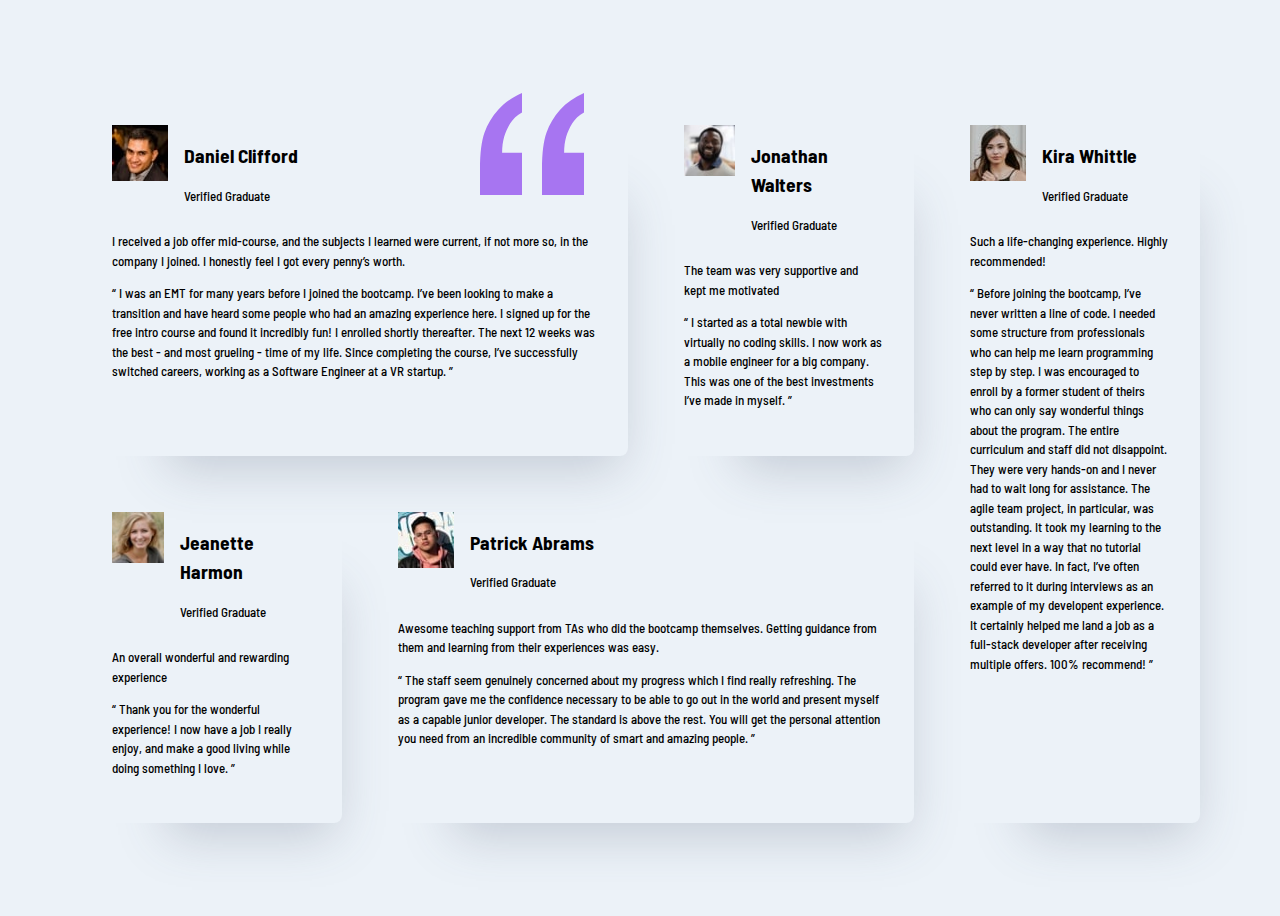
<file: src/main/resources/index.html>
<!DOCTYPE html>
<html lang="en">

<head>
  <meta charset="UTF-8">
  <meta http-equiv="X-UA-Compatible" content="IE=edge">
  <meta name="viewport" content="width=device-width, initial-scale=1.0">
  <!-- Google font -->
  <link rel="preconnect" href="https://fonts.googleapis.com">
  <link rel="preconnect" href="https://fonts.gstatic.com" crossorigin>
  <link href="https://fonts.googleapis.com/css2?family=Barlow+Semi+Condensed:wght@500;600&display=swap"
    rel="stylesheet">
  <!-- my css -->
  <link rel="stylesheet" href="style-kf.css">
  <title>FEM grid</title>
</head>

<body>
  <main class="testimonial-grid">
    <article class="testimonial grid-col-span-2 flow bg-primary-400 quote text-neutral-100">
      <div class="flex">
        <div>
          <img  src="./images/image-daniel.jpg" alt="daniel clifford">
        </div>
        <div>
          <h2 class="name">Daniel Clifford</h2>
          <p class="position">Verified Graduate</p>
        </div>
      </div>
      <p>
        I received a job offer mid-course, and the subjects I learned were current, if not more so,
        in the company I joined. I honestly feel I got every penny’s worth.
      </p>
      <p>
        “ I was an EMT for many years before I joined the bootcamp. I’ve been looking to make a
        transition and have heard some people who had an amazing experience here. I signed up
        for the free intro course and found it incredibly fun! I enrolled shortly thereafter.
        The next 12 weeks was the best - and most grueling - time of my life. Since completing
        the course, I’ve successfully switched careers, working as a Software Engineer at a VR startup. ”
      </p>
    </article>
    <article class="testimonial flow bg-secondary-400 text-neutral-100">
      <div class="flex">
        <div>
          <img src="./images/image-jonathan.jpg" alt="Jonathan Walters">
        </div>
        <div>
          <h2 class="name">Jonathan Walters</h2>
          <p class="position">Verified Graduate</p>
        </div>
      </div>
      <p>
        The team was very supportive and kept me motivated
      </p>
      <p>
        “ I started as a total newbie with virtually no coding skills. I now work as a mobile engineer
        for a big company. This was one of the best investments I’ve made in myself. ”
      </p>
    </article>
    <article class="testimonial flow bg-neutral-100 text-secondary-400">
      <div class="flex">
        <div>
          <img src="./images/image-jeanette.jpg" alt="Jeanette Harmon">
        </div>
        <div>
          <h2 class="name">Jeanette Harmon</h2>
          <p class="position">Verified Graduate</p>
        </div>
      </div>
      <p>
        An overall wonderful and rewarding experience</p>
      <p>
        “ Thank you for the wonderful experience! I now have a job I really enjoy, and make a good living
        while doing something I love. ”
      </p>
    </article>
    <article class="testimonial grid-col-span-2 flow bg-secondary-500 text-neutral-100">
      <div class="flex">
        <div>
          <img class="border-primary-400" src="./images/image-patrick.jpg" alt="Patrick Abrams">
        </div>
        <div>
          <h2 class="name">Patrick Abrams</h2>
          <p class="position">Verified Graduate</p>
        </div>
      </div>
      <p>
        Awesome teaching support from TAs who did the bootcamp themselves. Getting guidance from them and
        learning from their experiences was easy.
      </p>
      <p>
        “ The staff seem genuinely concerned about my progress which I find really refreshing. The program
        gave me the confidence necessary to be able to go out in the world and present myself as a capable
        junior developer. The standard is above the rest. You will get the personal attention you need from
        an incredible community of smart and amazing people. ”
      </p>
    </article>
    <article class="testimonial flow bg-neutral-100 text-secondary-400">
      <div class="flex">
        <div>
          <img src="./images/image-kira.jpg" alt="Kira Whittle">
        </div>
        <div>
          <h2 class="name">Kira Whittle</h2>
          <p class="position">Verified Graduate</p>
        </div>
      </div>
      <p>
        Such a life-changing experience. Highly recommended!
      </p>
      <p>
        “ Before joining the bootcamp, I’ve never written a line of code. I needed some structure from
        professionals who can help me learn programming step by step. I was encouraged to enroll by a former
        student of theirs who can only say wonderful things about the program. The entire curriculum and staff
        did not disappoint. They were very hands-on and I never had to wait long for assistance. The agile team
        project, in particular, was outstanding. It took my learning to the next level in a way that no tutorial
        could ever have. In fact, I’ve often referred to it during interviews as an example of my developent
        experience. It certainly helped me land a job as a full-stack developer after receiving multiple offers.
        100% recommend! ”
      </p>
    </article>
  </main>




</body>

</html>
</file>
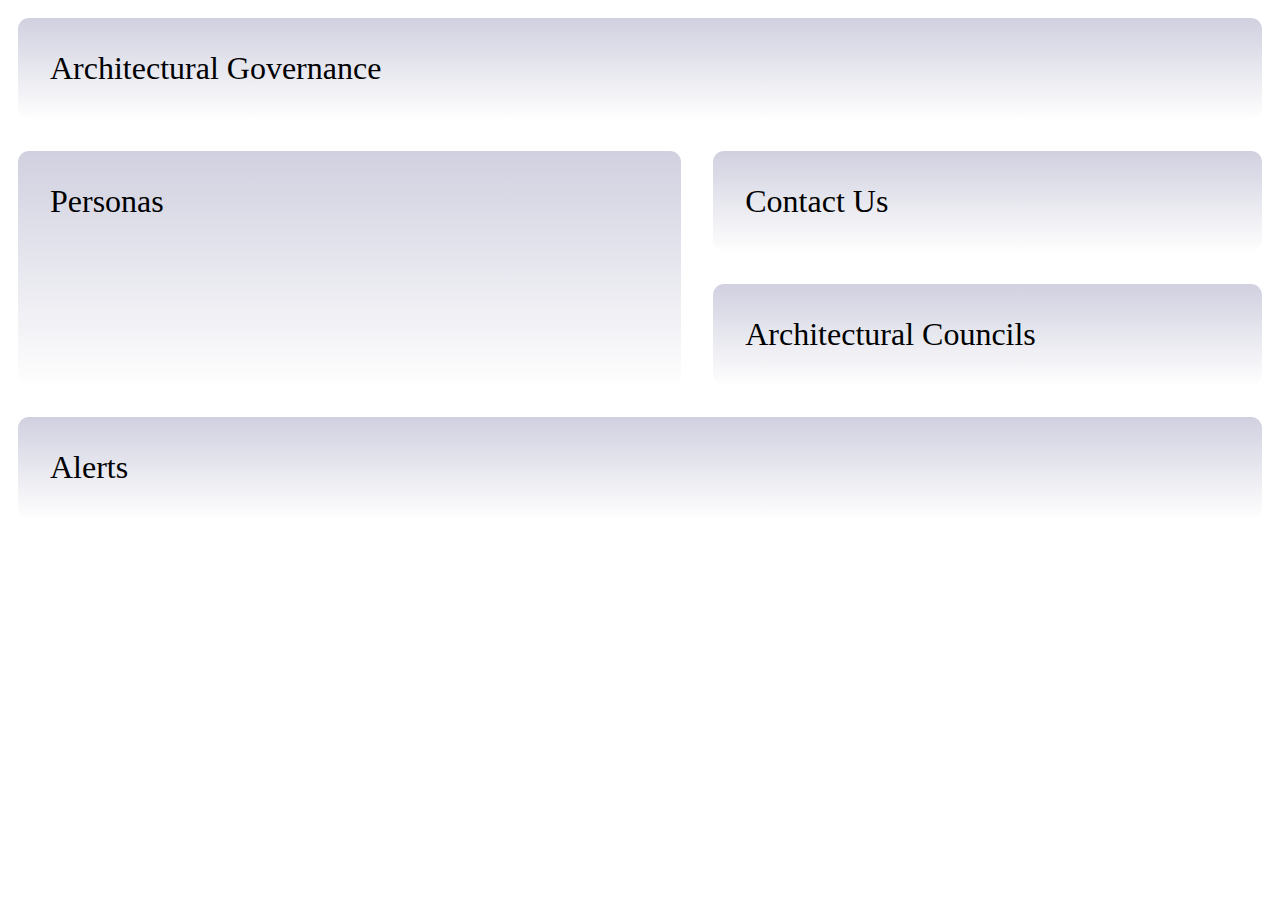
<file: grid.html>
<!DOCTYPE html>
<html lang="en">
<head>
    <link rel="stylesheet" href="grid.css">
    <title>FEM grid</title>
</head>
<body>

<div class="ag-main-grid-container">
    <div class="ag-title">Architectural Governance</div>
    <div class="ag-council">Architectural Councils</div>
    <div class="ag-personas">Personas</div>
    <div class="ag-contact">Contact Us</div>
    <div class="ag-alerts">Alerts</div>
</div>

</body>
</html>
</file>
<file: src/main/resources/style-kf.css>
:root {
    --clr-primary-400: 263 55% 52%;
    --clr-secondary-400: 217 19% 35%;
    --clr-secondary-500: 219 29% 14%;
    --clr-neutral-100: 0 0% 100%;
    --clr-neutral-200: 210 46% 95%;
    --clr-neutral-300: 0 0% 81%;

    --ff-primary: "Barlow Semi Condensed", sans-serif;

    --fw-400: 500;
    --fw-700: 600;

    --fs-300: 0.6875rem;
    --fs-400: 0.8125rem;
    --fs-500: 1.25rem;
}

/* Set core body defaults */
body {
    min-height: 100vh;
    text-rendering: optimizeSpeed;
    line-height: 1.5;
}

body {
    display: grid;
    place-content: center;
    min-height: 100vh;

    font-family: var(--ff-primary);
    font-weight: var(--fw-400);

    background-color: hsl(var(--clr-neutral-200));
}
/* Make images easier to work with */
img,
picture {
    max-width: 100%;
    display: block;
}

/* utilities */
.flex {
    display: flex;
    gap: var(--gap, 1rem);
}

/* components */
.testimonial-grid {
    display: grid;
    gap: 1.5rem;
    grid-auto-columns: 1fr;
    grid-template-areas:
   'one'
   'two'
   'three'
   'four'
   'five';

    padding-block: 2rem;
    width: min(95%, 70rem);
    margin-inline: auto;
}
.testimonial {
    font-size: var(--fs-400);
    padding: 2rem;
    border-radius: 0.5rem;
    box-shadow: 2.5rem 3.75rem 3rem -3rem hsl(var(--clr-secondary-400) / 0.25);
}
.testimonial.quote {
    background-image: url("./images/bg-pattern-quotation.svg");
    background-repeat: no-repeat;
    background-position: top right 10%;
}

.testimonial:nth-child(1) {
    grid-area: one;
}
.testimonial:nth-child(2) {
    grid-area: two;
}
.testimonial:nth-child(3) {
    grid-area: three;
}
.testimonial:nth-child(4) {
    grid-area: four;
}
.testimonial:nth-child(5) {
    grid-area: five;
}

@media screen and (min-width: 33em) {
    .testimonial-grid {
        grid-template-areas:
      "one one"
      "two three"
      "five five"
      "four four";
    }
}

@media screen and (min-width: 38em) {
    .testimonial-grid {
        grid-template-areas:
     'one one'
     'two five'
     'three five'
     'four four';
    }
}

@media screen and (min-width: 54em) {
    .testimonial-grid {
        grid-template-areas:
      "one one two"
      "five five five"
      "three four four";
    }
}

@media screen and (min-width: 75em) {
    .testimonial-grid {
        grid-template-areas:
      "one one two five"
      "three four four five";
    }
}
</file>
<file: grid.css>
:root {
    --clr-primary-400: 263 55% 52%;
    --clr-secondary-400: 217 19% 35%;
    --clr-secondary-500: 219 29% 14%;
    --clr-neutral-100: 0 0% 100%;
    --clr-neutral-200: 210 46% 95%;
    --clr-neutral-300: 0 0% 81%;

    --ff-primary: "Barlow Semi Condensed", sans-serif;

    --fw-400: 500;
    --fw-700: 600;

    --fs-300: 0.6875rem;
    --fs-400: 0.8125rem;
    --fs-500: 1.25rem;
}

.ag-title { grid-area: ag-title; }
.ag-council { grid-area: ag-council; }
.ag-personas { grid-area: ag-personas; }
.ag-contact { grid-area: right; }
.ag-alerts { grid-area: ag-alerts; }

.ag-main-grid-container {
    display: grid;
    grid-template-areas:
    'ag-title ag-title ag-title ag-title ag-title ag-title ag-title'
    'ag-personas ag-personas ag-personas ag-personas ag-personas right right'
    'ag-personas ag-personas ag-personas ag-personas ag-personas right right'
    'ag-personas ag-personas ag-personas ag-personas ag-personas ag-council ag-council'
    'ag-personas ag-personas ag-personas ag-personas ag-personas ag-council ag-council'
    'ag-alerts ag-alerts ag-alerts ag-alerts ag-alerts ag-alerts ag-alerts';
    gap: 2rem;
    padding: 10px;
}

.ag-main-grid-container > div {
    font-size: 2rem;
    padding: 2rem;
    border-radius: 0.7rem;
    box-shadow: 1.5rem .75rem 1rem -3rem;
    background-image: linear-gradient(#d0d0e0, #fefefe);
}
</file>
